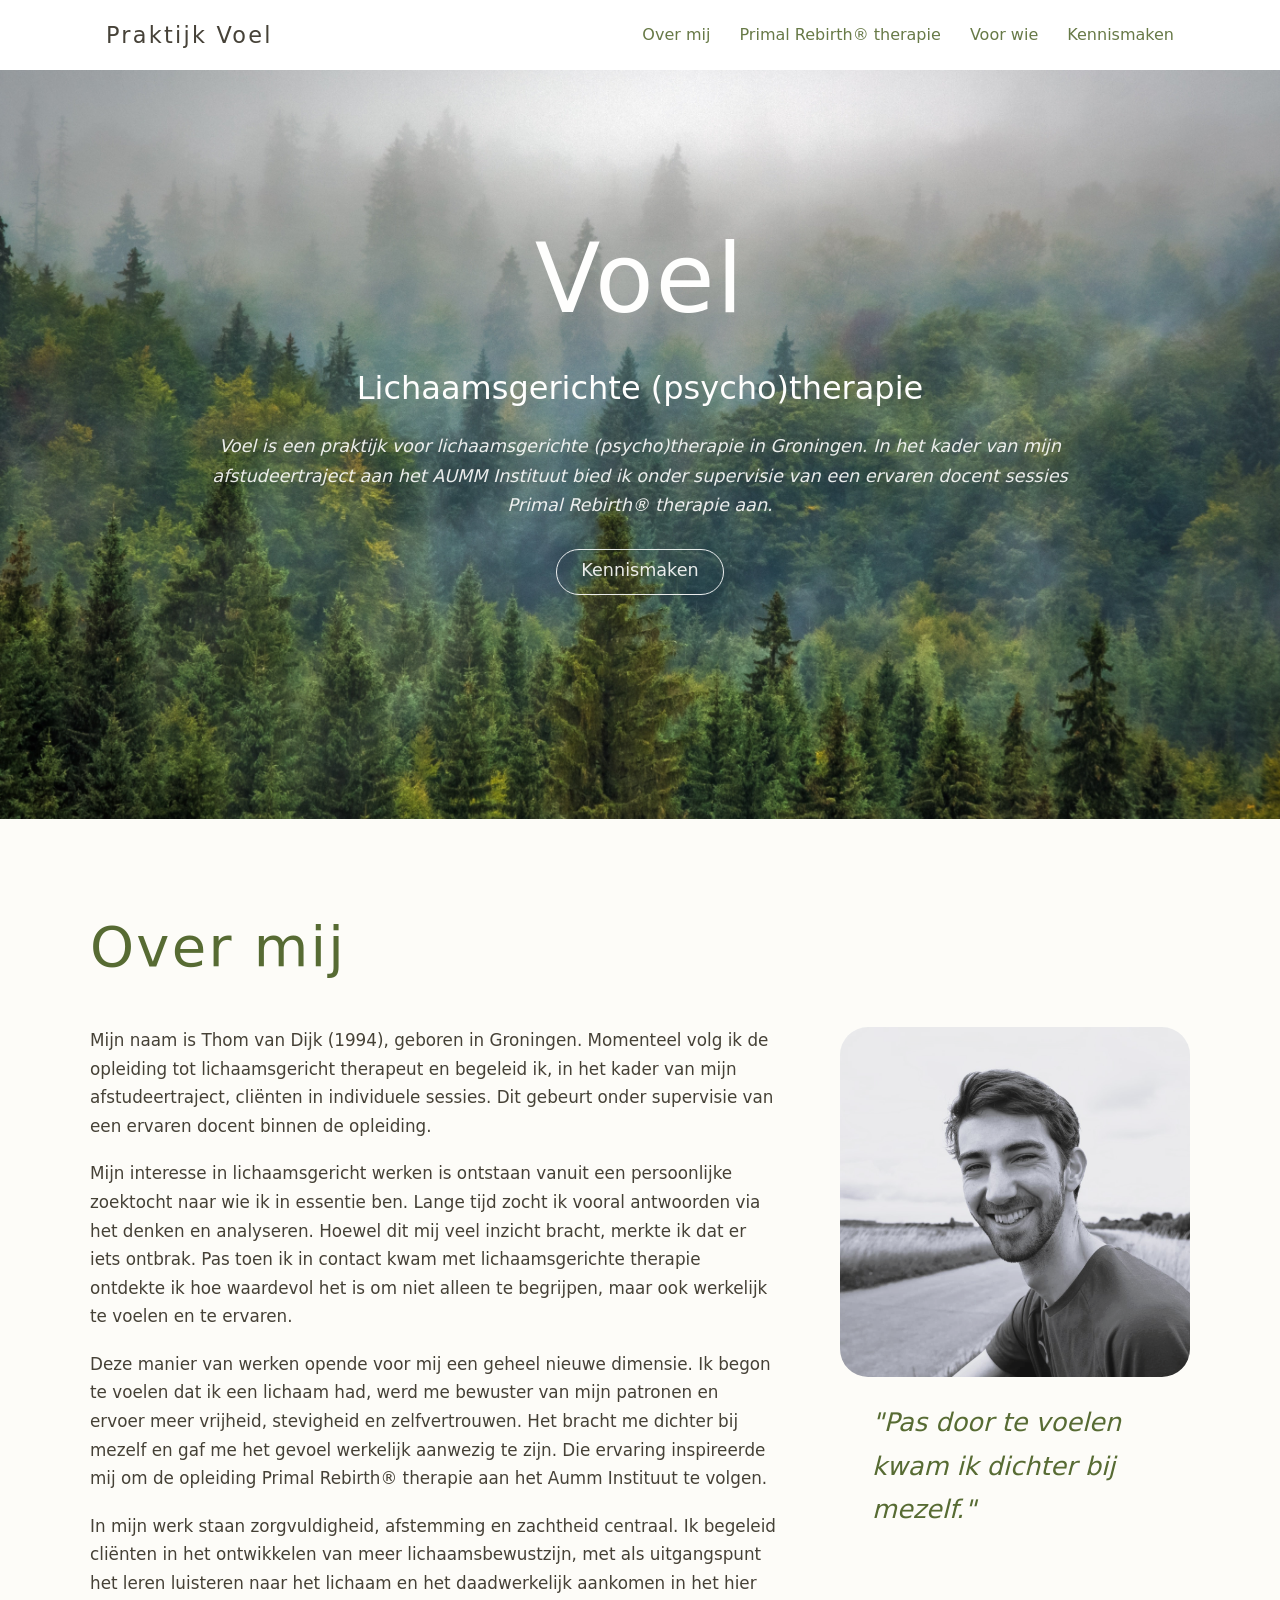
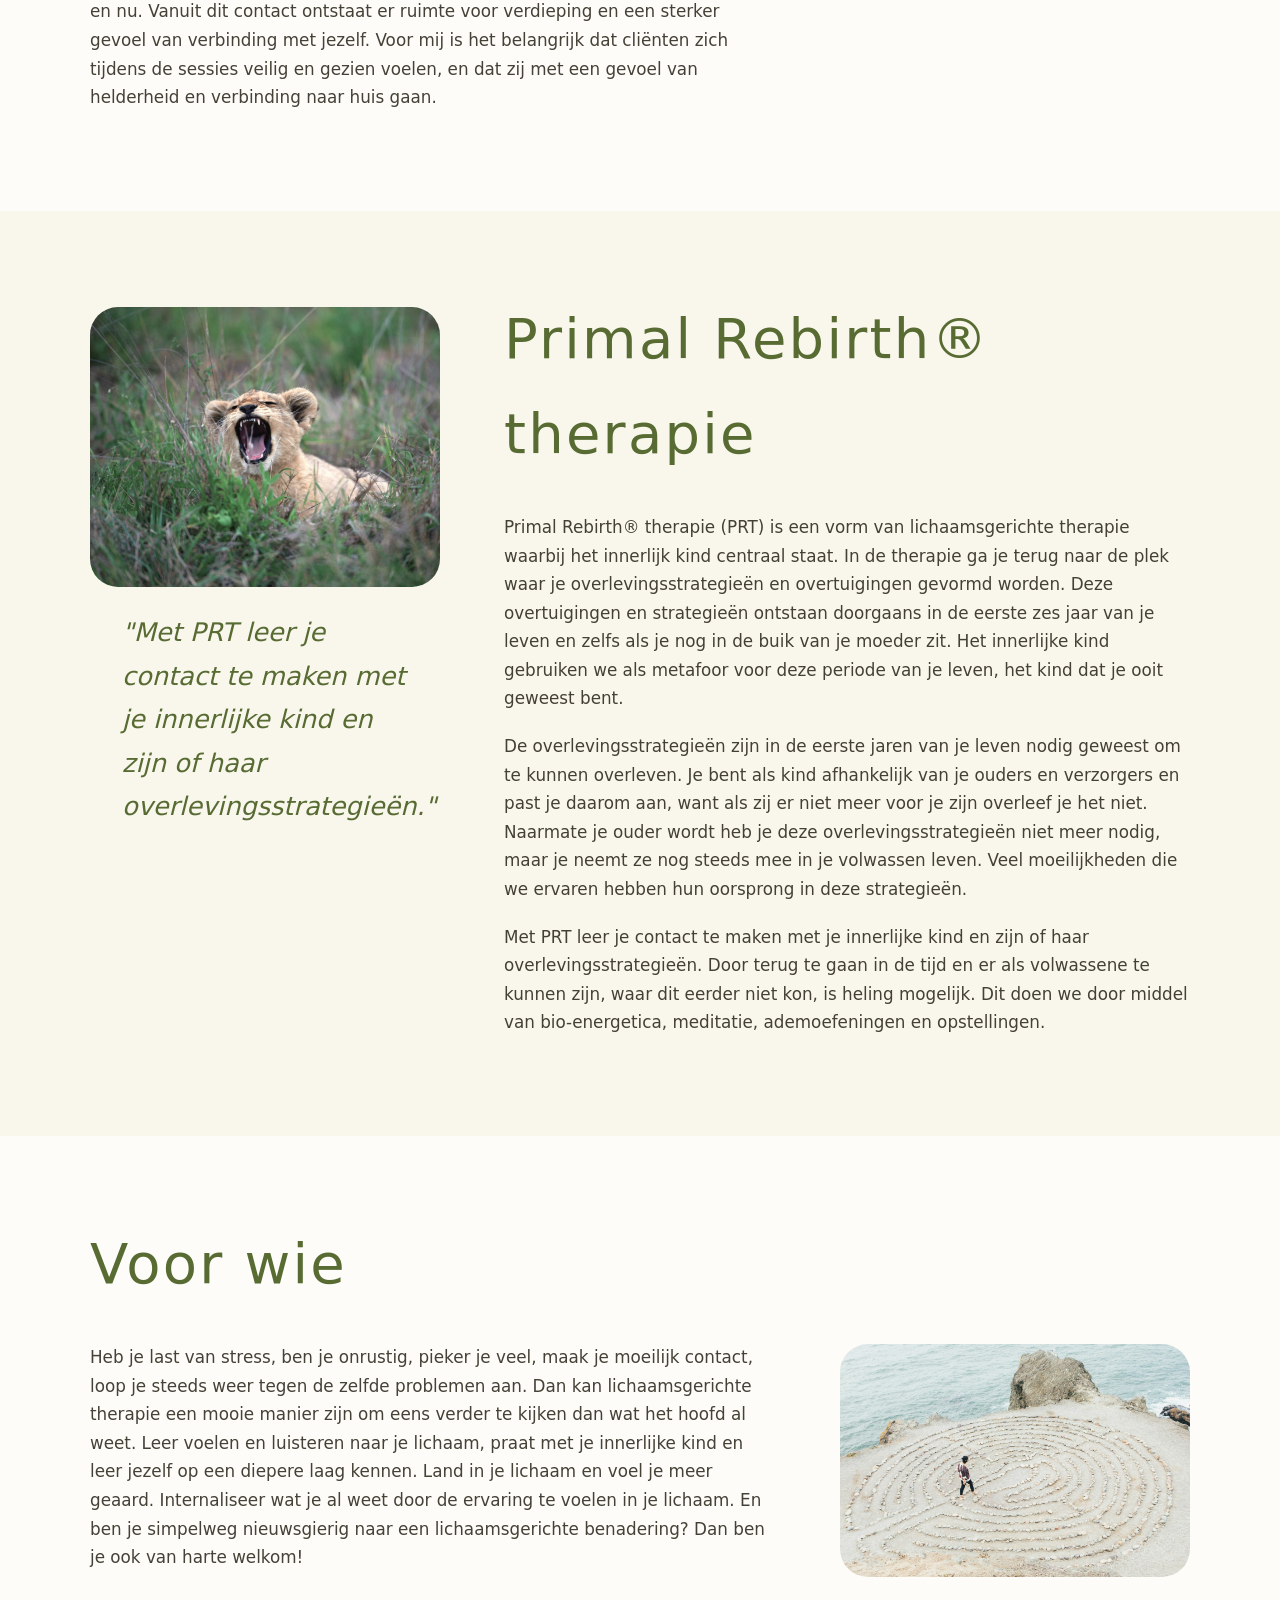
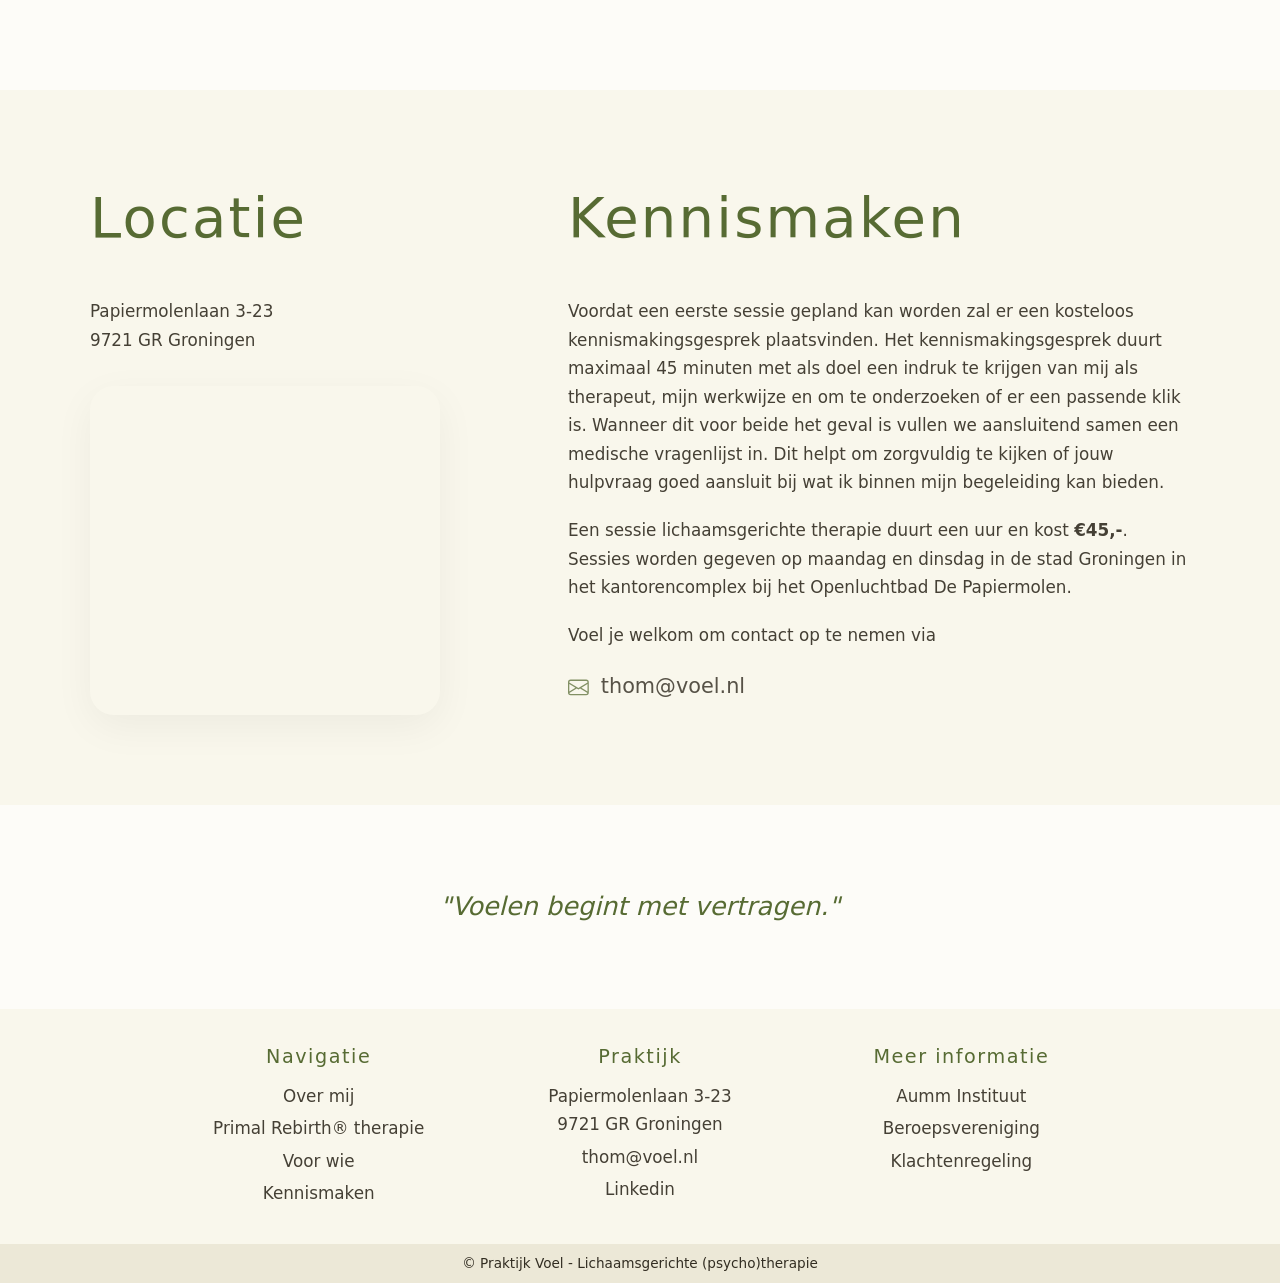
<file: index.html>
<!DOCTYPE html>
<html lang="nl">
<head>
  <meta charset="UTF-8" />
  <meta name="viewport" content="width=device-width, initial-scale=1.0" />
  <title>Voel | Lichaamsgerichte (psycho)therapie Groningen</title>

  <meta name="description" content="Voor wie nieuwsgierig is naar een lichaamsgerichte benadering van zichzelf.">

  <meta property="og:type" content="website">
  <meta property="og:title" content="Voel | Lichaamsgerichte (psycho)therapie Groningen">
  <meta property="og:description" content="Voor wie nieuwsgierig is naar een lichaamsgerichte benadering van zichzelf.">
  <meta property="og:url" content="https://voel.nu">
  <meta property="og:image" content="https://voel.nu/preview.jpg">

  <link rel="stylesheet" href="style.css">
  <script src="main.js"></script>
</head>

<body>
  <header>
    <nav>
      <a href="#" class="nav-title">Praktijk Voel</a>
      <button class="nav-toggle"></button>
      <div class="nav-links">
        <a href="#about-me">Over mij</a>
        <a href="#method">Primal Rebirth® therapie</a>
        <a href="#for-who">Voor wie</a>
        <a href="#contact">Kennismaken</a>
      </div>
    </nav>
  </header>

  <main>
    <section class="hero">
      <div class="hero__content">
        <h1 class="hero__title">Voel</h1>
        <div class="hero__tagline">Lichaamsgerichte (psycho)therapie</div>
        <p>
          <i>Voel is een praktijk voor lichaamsgerichte (psycho)therapie in Groningen. In het kader van mijn afstudeertraject aan het AUMM Instituut bied ik onder supervisie van een ervaren docent sessies Primal Rebirth® therapie aan.</i>
        </p>
        <a class="button" href="#contact">Kennismaken</a>
      </div>
    </section>

    <section class="section">
      <span id="about-me" class="nav-anchor"></span>
      <div class="section__content">
        <div class="section__text">
          <h2>Over mij</h2>
          <p>
            Mijn naam is Thom van Dijk (1994), geboren in Groningen. Momenteel volg ik de opleiding tot lichaamsgericht therapeut en begeleid ik, in het kader van mijn afstudeertraject, cliënten in individuele sessies. Dit gebeurt onder supervisie van een ervaren docent binnen de opleiding.
          </p>
          <p>
            Mijn interesse in lichaamsgericht werken is ontstaan vanuit een persoonlijke zoektocht naar wie ik in essentie ben. Lange tijd zocht ik vooral antwoorden via het denken en analyseren. Hoewel dit mij veel inzicht bracht, merkte ik dat er iets ontbrak. Pas toen ik in contact kwam met lichaamsgerichte therapie ontdekte ik hoe waardevol het is om niet alleen te begrijpen, maar ook werkelijk te voelen en te ervaren.
          </p>
          <p>
            Deze manier van werken opende voor mij een geheel nieuwe dimensie. Ik begon te voelen dat ik een lichaam had, werd me bewuster van mijn patronen en ervoer meer vrijheid, stevigheid en zelfvertrouwen. Het bracht me dichter bij mezelf en gaf me het gevoel werkelijk aanwezig te zijn. Die ervaring inspireerde mij om de opleiding Primal Rebirth® therapie aan het Aumm Instituut te volgen.
          </p>
          <p>
            In mijn werk staan zorgvuldigheid, afstemming en zachtheid centraal. Ik begeleid cliënten in het ontwikkelen van meer lichaamsbewustzijn, met als uitgangspunt het leren luisteren naar het lichaam en het daadwerkelijk aankomen in het hier en nu. Vanuit dit contact ontstaat er ruimte voor verdieping en een sterker gevoel van verbinding met jezelf. Voor mij is het belangrijk dat cliënten zich tijdens de sessies veilig en gezien voelen, en dat zij met een gevoel van helderheid en verbinding naar huis gaan.
          </p>
        </div>
        <div class="section__image section__image--right">
          <img src="avatar.jpg" alt="Avatar"/>
          <div class="quote-block">
            "Pas door te voelen kwam ik dichter bij mezelf."
          </div>
        </div>
      </div>
    </section>

    <section class="section section--grey">
      <span id="method" class="nav-anchor"></span>
      <div class="section__content">
        <div class="section__image section__image--left">
          <img src="lion-cub.jpg" alt="Leeuw"/>

          <div class="quote-block">
            "Met PRT leer je contact te maken met je innerlijke kind en zijn of haar overlevingsstrategieën."
          </div>
        </div>
        <div class="section__text">
          <h2>Primal Rebirth® therapie</h2>
          <p>
            Primal Rebirth® therapie (PRT) is een vorm van lichaamsgerichte therapie waarbij het innerlijk kind centraal staat. In de therapie ga je terug naar de plek waar je overlevingsstrategieën en overtuigingen gevormd worden. Deze overtuigingen en strategieën ontstaan doorgaans in de eerste zes jaar van je leven en zelfs als je nog in de buik van je moeder zit. Het innerlijke kind gebruiken we als metafoor voor deze periode van je leven, het kind dat je ooit geweest bent.
          </p>
          <p>
            De overlevingsstrategieën zijn in de eerste jaren van je leven nodig geweest om te kunnen overleven. Je bent als kind afhankelijk van je ouders en verzorgers en past je daarom aan, want als zij er niet meer voor je zijn overleef je het niet. Naarmate je ouder wordt heb je deze overlevingsstrategieën niet meer nodig, maar je neemt ze nog steeds mee in je volwassen leven. Veel moeilijkheden die we ervaren hebben hun oorsprong in deze strategieën.
          </p>
          <p>
            Met PRT leer je contact te maken met je innerlijke kind en zijn of haar overlevingsstrategieën. Door terug te gaan in de tijd en er als volwassene te kunnen zijn, waar dit eerder niet kon, is heling mogelijk. Dit doen we door middel van bio-energetica, meditatie, ademoefeningen en opstellingen.
          </p>
        </div>
      </div>
    </section>

    <section class="section">
      <span id="for-who" class="nav-anchor"></span>
      <div class="section__content">
        <div class="section__text">
          <h2>Voor wie</h2>
          <p>
            Heb je last van stress, ben je onrustig, pieker je veel, maak je moeilijk contact, loop je steeds weer tegen de zelfde problemen aan. Dan kan lichaamsgerichte therapie een mooie manier zijn om eens verder te kijken dan wat het hoofd al weet. Leer voelen en luisteren naar je lichaam, praat met je innerlijke kind en leer jezelf op een diepere laag kennen. Land in je lichaam en voel je meer geaard. Internaliseer wat je al weet door de ervaring te voelen in je lichaam. En ben je simpelweg nieuwsgierig naar een lichaamsgerichte benadering? Dan ben je ook van harte welkom!
          </p>
        </div>
        <div class="section__image section__image--right">
          <img src="searching.jpg" alt="Zoeken"/>
        </div>
      </div>
    </section>

    <section class="section section--grey">
      <span id="contact" class="nav-anchor"></span>
      <div class="section__content section__content--wide-gap">

        <div class="section__text section__content--map">
          <h2>Locatie</h2>

          <p>
            Papiermolenlaan 3-23 <br>
            9721 GR Groningen
          </p>

          <div class="map-wrapper">
            <iframe 
              src="https://www.google.com/maps/embed?pb=!1m18!1m12!1m3!1d4019.0948205273107!2d6.567528057063328!3d53.20407366433209!2m3!1f0!2f0!3f0!3m2!1i1024!2i768!4f13.1!3m3!1m2!1s0x47c832a98334b3bd%3A0xd5f459ef496cd94!2sPapiermolenlaan%20323%2C%209721%20GR%20Groningen!5e0!3m2!1sen!2snl!4v1780085857811!5m2!1sen!2snl"
              loading="lazy"
              referrerpolicy="no-referrer-when-downgrade">
            </iframe>
          </div>
        </div>

        <div class="section__text">
          <h2>Kennismaken</h2>
          <p>
            Voordat een eerste sessie gepland kan worden zal er een kosteloos kennismakingsgesprek plaatsvinden. Het kennismakingsgesprek duurt maximaal 45 minuten met als doel een indruk te krijgen van mij als therapeut, mijn werkwijze en om te onderzoeken of er een passende klik is. Wanneer dit voor beide het geval is vullen we aansluitend samen een medische vragenlijst in. Dit helpt om zorgvuldig te kijken of jouw hulpvraag goed aansluit bij wat ik binnen mijn begeleiding kan bieden.
          </p>
          <p>
            Een sessie lichaamsgerichte therapie duurt een uur en kost <b>€45,-</b>. Sessies worden gegeven op maandag en dinsdag in de stad Groningen in het kantorencomplex bij het Openluchtbad De Papiermolen.
          </p>
          <p>
            Voel je welkom om contact op te nemen via
          </p>
          <p>
            <a class="contact-invitation" href="mailto:thom@voel.nl">
              <svg
                fill="currentColor" 
                class="contact-icon" 
                viewBox="0 0 16 16"
              >
                <path d="M0 4a2 2 0 0 1 2-2h12a2 2 0 0 1 2 2v8a2 2 0 0 1-2 2H2a2 2 0 0 1-2-2zm2-1a1 1 0 0 0-1 1v.217l7 4.2 7-4.2V4a1 1 0 0 0-1-1zm13 2.383-4.708 2.825L15 11.105zm-.034 6.876-5.64-3.471L8 9.583l-1.326-.795-5.64 3.47A1 1 0 0 0 2 13h12a1 1 0 0 0 .966-.741M1 11.105l4.708-2.897L1 5.383z"/>
              </svg>
              thom@voel.nl
            </a>
          </p>
        </div>

      </div>
    </section>

    <section class="section">
      <div class="section__quote">
        "Voelen begint met vertragen."
      </div>
    </section>
  </main>

  <footer class="footer">

    <div class="footer__content">
      <div class="footer__container">
        <div class="footer__column">
          <h3>Navigatie</h3>

          <a href="#about-me">Over mij</a>
          <a href="#method">Primal Rebirth® therapie</a>
          <a href="#for-who">Voor wie</a>
          <a href="#contact">Kennismaken</a>
        </div>

        <div class="footer__column">
          <h3>Praktijk</h3>

          <p>
            Papiermolenlaan 3-23 <br>
            9721 GR Groningen
          </p>

          <a href="mailto:thom@voel.nl">
            thom@voel.nl
          </a>
          <a href="https://www.linkedin.com/in/thomvandijk">
            Linkedin
          </a>
        </div>

        <div class="footer__column">
          <h3>Meer informatie</h3>

          <a href="https://www.aumm.nl">Aumm Instituut</a>
          <a href="https://www.vit-therapeuten.nl/">Beroepsvereniging</a>
          <!-- <a href="#">Privacyverklaring</a> -->
          <a href="./klachtenregeling.html">Klachtenregeling</a>
        </div>
      </div>
    </div>

    <div class="footer__bottom">
      © Praktijk Voel - Lichaamsgerichte (psycho)therapie
    </div>
  </footer>
</body>
</html>
</file>
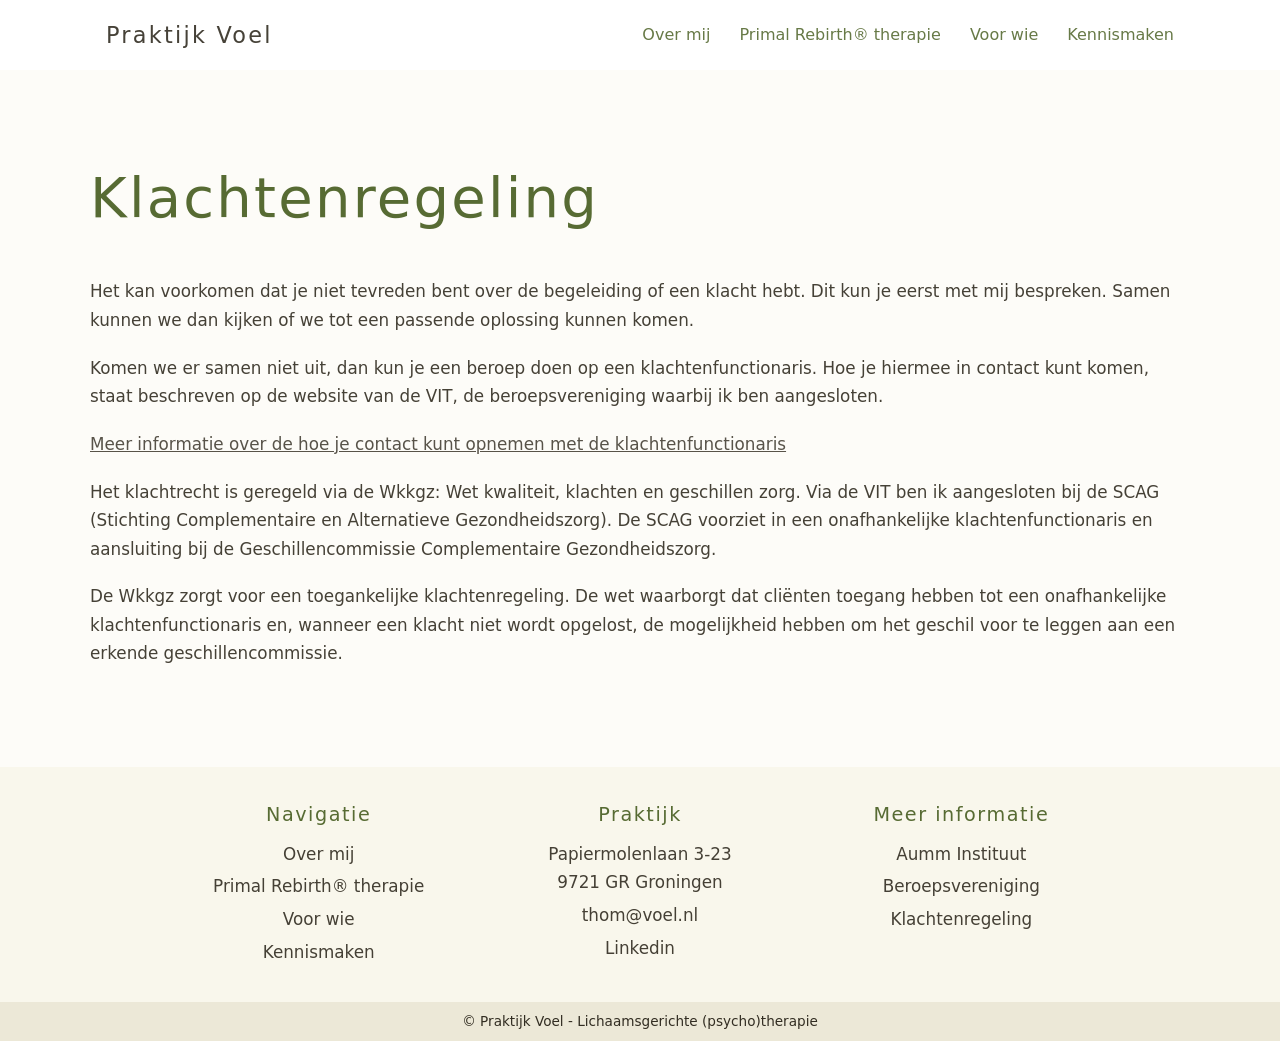
<file: klachtenregeling.html>
<!DOCTYPE html>
<html lang="nl">
<head>
  <meta charset="UTF-8" />
  <meta name="viewport" content="width=device-width, initial-scale=1.0" />
  <title>Voel | Lichaamsgerichte (psycho)therapie Groningen</title>

  <link rel="stylesheet" href="style.css">
  <script src="main.js"></script>
</head>

<body>
  <header>
    <nav>
      <a href="./index.html" class="nav-title">Praktijk Voel</a>
      <button class="nav-toggle"></button>
      <div class="nav-links">
        <a href="./index.html#about-me">Over mij</a>
        <a href="./index.html#method">Primal Rebirth® therapie</a>
        <a href="./index.html#for-who">Voor wie</a>
        <a href="./index.html#contact">Kennismaken</a>
      </div>
    </nav>
  </header>

  <main>

    <section class="section">
      <span class="nav-anchor"></span>
      <div class="section__content">
        <div class="section__text">
          <h2>Klachtenregeling</h2>
          <p>
            Het kan voorkomen dat je niet tevreden bent over de begeleiding of een klacht hebt. Dit kun je eerst met mij bespreken. Samen kunnen we dan kijken of we tot een passende oplossing kunnen komen.
          </p>
          <p>
            Komen we er samen niet uit, dan kun je een beroep doen op een klachtenfunctionaris. Hoe je hiermee in contact kunt komen, staat beschreven op de website van de VIT, de beroepsvereniging waarbij ik ben aangesloten.
          </p>
          <p><a href="https://www.vit-therapeuten.nl/cli%C3%ABnten/niet-tevreden">Meer informatie over de hoe je contact kunt opnemen met de klachtenfunctionaris</a></p>
          <p>
            Het klachtrecht is geregeld via de Wkkgz: Wet kwaliteit, klachten en geschillen zorg. Via de VIT ben ik aangesloten bij de SCAG (Stichting Complementaire en Alternatieve Gezondheidszorg). De SCAG voorziet in een onafhankelijke klachtenfunctionaris en aansluiting bij de Geschillencommissie Complementaire Gezondheidszorg.
          </p>
          <p>
            De Wkkgz zorgt voor een toegankelijke klachtenregeling. De wet waarborgt dat cliënten toegang hebben tot een onafhankelijke klachtenfunctionaris en, wanneer een klacht niet wordt opgelost, de mogelijkheid hebben om het geschil voor te leggen aan een erkende geschillencommissie.
          </p>
        </div>
      </div>
    </section>

  </main>

  <footer class="footer">

    <div class="footer__content">
      <div class="footer__container">
        <div class="footer__column">
          <h3>Navigatie</h3>

          <a href="./index.html#about-me">Over mij</a>
          <a href="./index.html#method">Primal Rebirth® therapie</a>
          <a href="./index.html#for-who">Voor wie</a>
          <a href="./index.html#contact">Kennismaken</a>
        </div>

        <div class="footer__column">
          <h3>Praktijk</h3>

          <p>
            Papiermolenlaan 3-23 <br>
            9721 GR Groningen
          </p>

          <a href="mailto:thom@voel.nl">
            thom@voel.nl
          </a>
          <a href="https://www.linkedin.com/in/thomvandijk">
            Linkedin
          </a>
        </div>

        <div class="footer__column">
          <h3>Meer informatie</h3>

          <a href="https://www.aumm.nl">Aumm Instituut</a>
          <a href="https://www.vit-therapeuten.nl/">Beroepsvereniging</a>
          <!-- <a href="#">Privacyverklaring</a> -->
          <a href="./klachtenregeling.html">Klachtenregeling</a>
        </div>
      </div>
    </div>

    <div class="footer__bottom">
      © Praktijk Voel - Lichaamsgerichte (psycho)therapie
    </div>

  </footer>
</body>
</html>
</file>
<file: style.css>
* { box-sizing: border-box; }

html { scroll-behavior: smooth; }

:root {
  --text-color-light: #fefefd;
  --text-color-dark: #322d22;
  --text-color-accent: #576b33;
  --main-background-color: #fdfcf8;
  --second-background-color: #f9f7ec;
  --header-background-color: rgba(255,255,255, 0.9);
  --section-border-color: rgba(0,0,0,0.06);
  --button-border-color: #ffffff;
  --content-width: 1100px;
}

body {
  margin: 0;
  font-family: "Inter", system-ui, sans-serif;
  font-size: 1.05rem;
  color: var(--text-color-dark);
  line-height: 1.7;
  background-color: var(--main-background-color);
}

h1, h2 {
  margin-top: 0;
}

h1 { 
  margin-bottom: 1rem;
  font-size: 2.6rem;
  font-weight: 400;
  letter-spacing: 0.02em;
}

h2 { 
  margin-bottom: 2rem;
  font-size: 3.5rem;
  font-weight: 300;
  letter-spacing: 0.04em;
  color: var(--text-color-accent); 
}

p {
  margin: 0 0 1.2rem 0;
  opacity: 90%;
}

a {
  color: var(--text-color-dark);
  opacity: 90%;
}

/* HEADER */

header {
  position: sticky;
  top: 0;
  background-color: var(--header-background-color);
  backdrop-filter: blur(6px);
  z-index: 10;
  transition: background 0.4s ease, opacity 0.4s ease;
}

nav {
  max-width: var(--content-width);
  margin: 0 auto;
  padding: 1rem 1rem;
  display: flex;
  justify-content: space-between;
  align-items: center;
  font-size: 1rem;
}

.nav-title {
  text-decoration: none; 
  color: var(--text-color-dark); 
  letter-spacing: 0.1em;
  font-size: 1.4rem;
}

.nav-toggle {
  display: none;
  background: none;
  border: none;
  font-size: 1.4rem;
  cursor: pointer;
  color: var(--text-color-dark); 
}

.nav-links a {
  margin-left: 1.5rem;
  text-decoration: none;
  color: var(--text-color-accent);
  transition: color 0.3s ease;

  &:hover { 
    color: var(--text-color); 
  }
}

/* MAIN */

/* HERO */

.hero {
  background-image: url('background.jpg');
  background-size: cover;
  background-position: center;
  background-attachment: fixed;
}

.hero__content {
  max-width: 1000px;
  margin: auto;
  text-align: center;
  padding: 8rem 3.5rem 14rem;
  font-size: 1.1rem;
  color: var(--text-color-light);
}

.hero__title {
  font-size: 6rem;
  font-weight: 350;
  margin-bottom: 0;
}

.hero__tagline {
  font-size: 2rem;
  padding-bottom: 1rem;
}

/* SECTION */

.section {
  padding: 5rem 1.5rem;
}

.section--grey {
  background-color: var(--second-background-color);
}

.section__content {
  max-width: var(--content-width);
  margin: auto;
  display: flex;
  gap: 4rem;
  align-items: flex-start;
}

.section__content--map {
  max-width: 350px;
}

.section__content--wide-gap {
  gap: 8rem;
}

.section__text {
  flex: 1;
}

.section__quote {
  text-align: center;
  color: var(--text-color-accent);
  font-size: 1.6rem;
  font-style: italic;
  font-weight: 380;
}

.section__image {
  max-width: 350px;
  margin-bottom: 1.5rem;
}

.section__image img {
  width: 100%;
  object-fit: cover;
  opacity: 0.95;
  border-radius: 28px;
  transition: filter 0.4s ease, opacity 0.4s ease;
}

.section__image--right {
  margin-top: 8rem;
}

.section__image--left {
  margin-top: 1rem;
}

.section__image--wide {
  max-width: 450px;
}

/* MISC */

.button {
  margin-top: 0.5rem;
  padding: 0.4rem 1.5rem 0.5rem;
  border-radius: 999px;
  border: 1px solid var(--button-border-color);
  cursor: pointer;
  transition-duration: 0.4s;
  text-decoration: none;
  color: var(--text-color-light);
  display: inline-block;
}

.button:hover {
  background-color: rgba(0,0,0,0.3);
  border: 1px solid var(--button-border-color);
}

.nav-anchor {
  position: relative;
  top: -8rem;
}

.quote-block {
  padding: 0 2rem;
  margin: 1rem 0;
  color: var(--text-color-accent);
  font-size: 1.6rem;
  font-style: italic;
  font-weight: 380;
}

.contact-invitation {
  font-size: 1.3rem;
  display: inline-flex;
  align-items: center;
  gap: 0.75rem;
  text-decoration: none;
}

.contact-icon {
  max-width: 1.3rem;
  height: 100%;
  opacity: 0.9;
  flex-shrink: 0;
  margin-top: 2px;
  color: var(--text-color-accent);
}


.map-wrapper {
  margin-top: 2rem;
  border-radius: 24px;
  overflow: hidden;

  box-shadow:
    0 12px 40px rgba(0,0,0,0.05);
}

.map-wrapper iframe {
  width: 100%;
  height: 320px;
  border: 0;

  filter:
    sepia(25%)
    saturate(0.9)
}

/* FOOTER */

.footer {
  text-align: center;
}

.footer__content {
  padding: 2rem 1rem;
  background-color: var(--second-background-color);
}

.footer__container {
  max-width: 900px;
  margin: auto;
  display: grid;
  grid-template-columns: repeat(3, 1fr);
  gap: 4rem;
}

.footer__column h3 {
  color: var(--text-color-accent);
  margin-top: 0;
  margin-bottom: 0.5rem;
  font-size: 1.2rem;
  letter-spacing: 0.08em;
  font-weight: 500;
}

.footer__column a,
.footer__column p {
  display: block;
  margin-bottom: 0.25rem;
  text-decoration: none;
}

.footer__bottom {
  padding: 0.5rem 0;
  font-size: 0.85rem;
  color: var(--text-color);
  text-decoration: none;
  background-color: #ece8d7;
}

/* SMALL SCREEN */

@media (max-width: 1000px) {
  .section__image {
    max-width: 200px;
  }

  .quote-block {
    font-size: 1.4rem;
    padding: 0 0.5rem;
  }

  .section__content--wide-gap {
    gap: 4rem;
  }
}

/* MOBILE */

@media (max-width: 750px) {

  h2 {
    margin-bottom: 1.5rem;
    font-size: 2.5rem;
    text-align: center;
  }

  /* NAV */

  .nav-toggle { display: block; }
  .nav-toggle::after { content: '☰'; }
  .nav-toggle.is-open::after { content: '✕'; }
  
  .nav-links {
    position: absolute;
    top: 100%;
    right: 0;
    width: 100%;
    flex-direction: column;
    background-color: white;
    border-top: 1px solid var(--section-border-color);
    padding: 0 1.5rem;
    gap: 1.4rem;
    box-shadow: 0 15px 40px rgba(0,0,0,0.08);
    font-size: 1.1rem;
    overflow: hidden;
    opacity: 0;
    display: flex;
    max-height: 0;
    transition: max-height 0.3s ease, opacity 0.2s ease, padding 0.3s ease;
  }

  .nav-links.is-open { 
    opacity: 1;
    max-height: 500px;
    padding: 1.5rem;
  }

  .nav-anchor {
    top: -6rem;
  }

  /* SECTION */

  .hero {
    background-attachment: scroll;
  }

  .hero__content {
    padding: 2rem 1.5rem 6rem;
  }

  .section { 
    padding: 2rem 1.5rem;
  }

  .section__content {
    flex-direction: column;
    gap: 0;
  }

  .section__image {
    max-width: 350px;
    order: -1;
    margin: auto;
    padding-bottom: 1rem;
  }

  .section__content--map {
    order: 2;
    width: 100%;
    max-width: 450px;
    padding-top: 2rem;
    border-top: 1px solid rgba(0,0,0,0.1);
    margin-top: 1rem;
  }

  .section__content--map h2 {
    display: none;
  }

  .section__quote {
    padding: 1rem 0;
  }

  .map-wrapper iframe {
    height: 280px;
  }

  .quote-block {
    display: none;
  }

  /* FOOTER */

  .footer__container {
    gap: 0;
  }
}

@media (max-width: 600px) {
  .footer__container {
    grid-template-columns: none;
    margin-bottom: 1rem;
  }

  .footer__column {
    margin-top: 1rem;
  }

  .footer__column h3,
  .footer__column a {
    margin: 0;
  }
}
</file>
